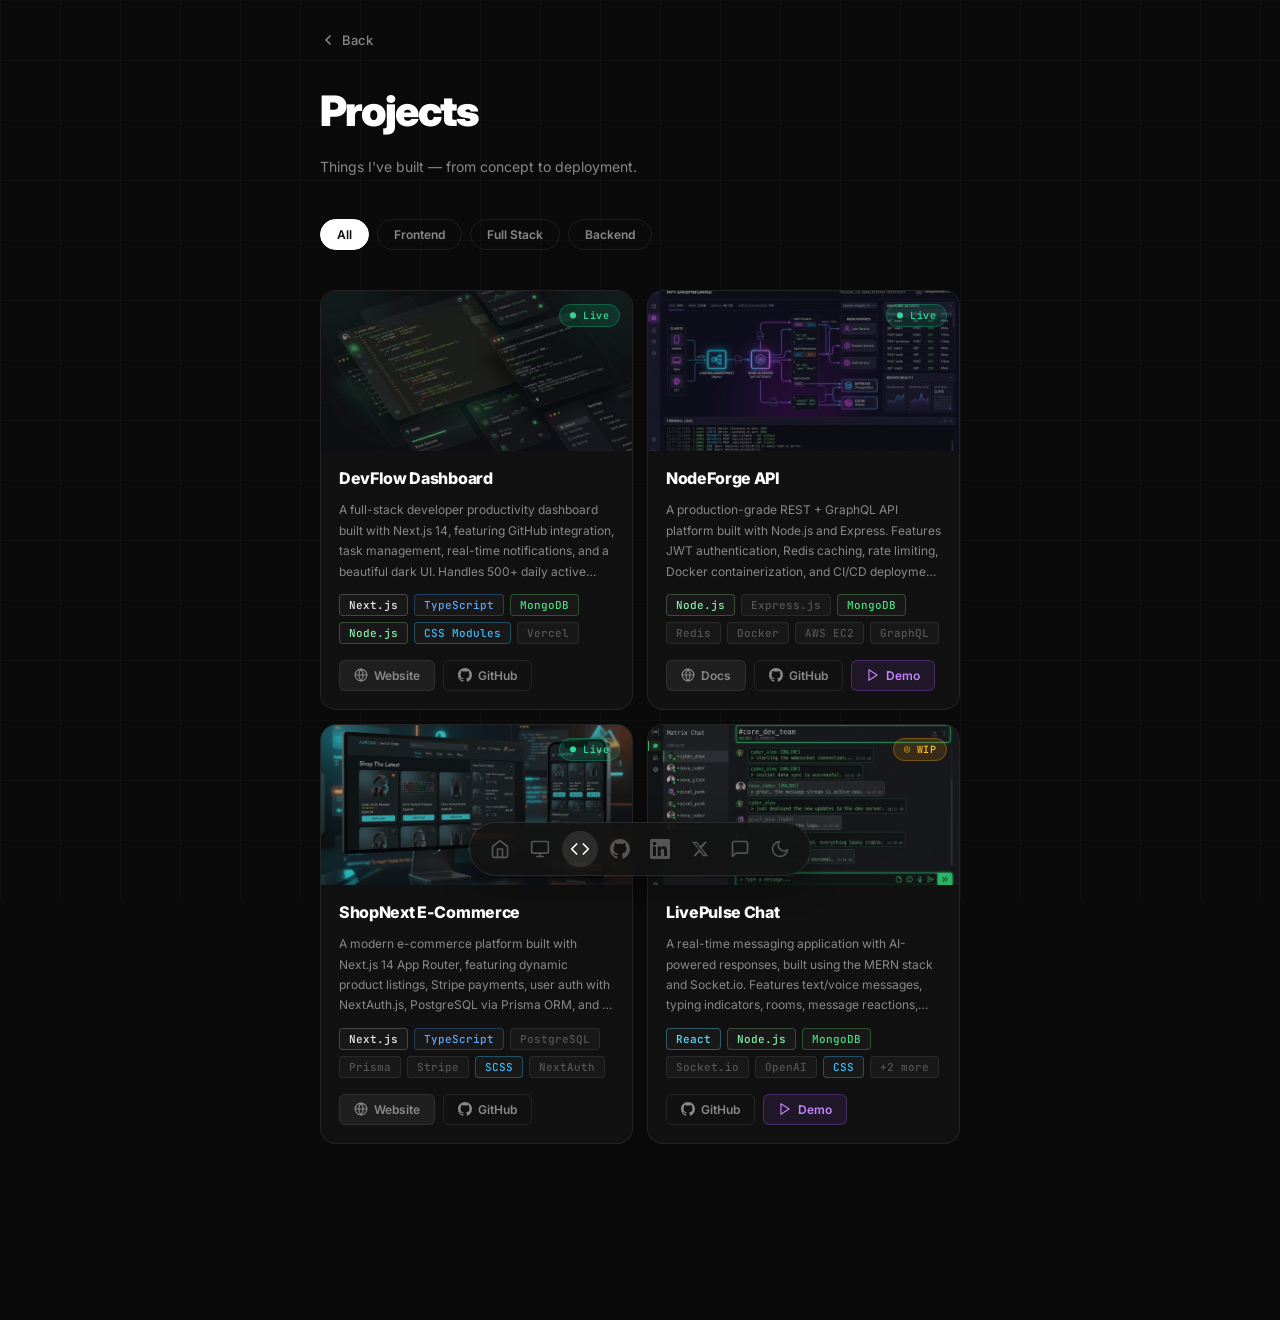
<file: projects.html>
<!DOCTYPE html>
<html lang="en">
<head>
  <meta charset="UTF-8"/>
  <meta name="viewport" content="width=device-width, initial-scale=1.0"/>
  <title>Projects – Deepam Jha</title>
  <meta name="description" content="Portfolio projects by Deepam Jha – Full Stack Developer. Web apps, APIs, and more."/>
  <link rel="preconnect" href="https://fonts.googleapis.com"/>
  <link rel="preconnect" href="https://fonts.gstatic.com" crossorigin/>
  <link href="https://fonts.googleapis.com/css2?family=Inter:wght@300;400;500;600;700;800;900&family=JetBrains+Mono:wght@400;500;600&display=swap" rel="stylesheet"/>
  <link rel="stylesheet" href="style.css"/>
  <link rel="stylesheet" href="projects.css"/>
</head>
<body>

  <div class="bg-grid"></div>

  <main class="container projects-container">

    <!-- Back -->
    <a href="index.html" class="back-link" id="back-btn">
      <svg xmlns="http://www.w3.org/2000/svg" width="16" height="16" viewBox="0 0 24 24" fill="none" stroke="currentColor" stroke-width="2.5" stroke-linecap="round" stroke-linejoin="round"><path d="m15 18-6-6 6-6"/></svg>
      Back
    </a>

    <h1 class="projects-title">Projects</h1>
    <p class="projects-sub">Things I've built — from concept to deployment.</p>

    <!-- Filter tabs -->
    <div class="filter-tabs" id="filter-tabs">
      <button class="filter-tab active" data-filter="all" id="filter-all">All</button>
      <button class="filter-tab" data-filter="frontend" id="filter-frontend">Frontend</button>
      <button class="filter-tab" data-filter="fullstack" id="filter-fullstack">Full Stack</button>
      <button class="filter-tab" data-filter="backend" id="filter-backend">Backend</button>
    </div>

    <!-- Projects Grid -->
    <div class="projects-grid" id="projects-grid">

      <!-- Project 1 -->
      <div class="project-card" data-category="fullstack" id="project-card-1">
        <div class="project-img-wrap">
          <img src="project1.jpg" alt="DevFlow Dashboard" class="project-img"/>
          <div class="project-img-overlay">
            <span class="project-status project-status-live">● Live</span>
          </div>
        </div>
        <div class="project-body">
          <h2 class="project-name">DevFlow Dashboard</h2>
          <p class="project-desc">
            A full-stack developer productivity dashboard built with Next.js 14, featuring GitHub integration, task management, real-time notifications, and a beautiful dark UI. Handles 500+ daily active users with server-side rendering and edge caching.
          </p>
          <div class="project-tags">
            <span class="ptag ptag-next">Next.js</span>
            <span class="ptag ptag-ts">TypeScript</span>
            <span class="ptag ptag-mongo">MongoDB</span>
            <span class="ptag ptag-node">Node.js</span>
            <span class="ptag ptag-css">CSS Modules</span>
            <span class="ptag ptag-other">Vercel</span>
          </div>
          <div class="project-links">
            <a href="#" class="plink plink-web" id="devflow-website">
              <svg xmlns="http://www.w3.org/2000/svg" width="14" height="14" viewBox="0 0 24 24" fill="none" stroke="currentColor" stroke-width="2" stroke-linecap="round" stroke-linejoin="round"><circle cx="12" cy="12" r="10"/><path d="M2 12h20M12 2a15.3 15.3 0 010 20M12 2a15.3 15.3 0 000 20"/></svg>
              Website
            </a>
            <a href="#" class="plink plink-gh" id="devflow-github">
              <svg xmlns="http://www.w3.org/2000/svg" width="14" height="14" viewBox="0 0 24 24" fill="currentColor"><path d="M12 0c-6.626 0-12 5.373-12 12 0 5.302 3.438 9.8 8.207 11.387.599.111.793-.261.793-.577v-2.234c-3.338.726-4.033-1.416-4.033-1.416-.546-1.387-1.333-1.756-1.333-1.756-1.089-.745.083-.729.083-.729 1.205.084 1.839 1.237 1.839 1.237 1.07 1.834 2.807 1.304 3.492.997.107-.775.418-1.305.762-1.604-2.665-.305-5.467-1.334-5.467-5.931 0-1.311.469-2.381 1.236-3.221-.124-.303-.535-1.524.117-3.176 0 0 1.008-.322 3.301 1.23.957-.266 1.983-.399 3.003-.404 1.02.005 2.047.138 3.006.404 2.291-1.552 3.297-1.23 3.297-1.23.653 1.653.242 2.874.118 3.176.77.84 1.235 1.911 1.235 3.221 0 4.609-2.807 5.624-5.479 5.921.43.372.823 1.102.823 2.222v3.293c0 .319.192.694.801.576 4.765-1.589 8.199-6.086 8.199-11.386 0-6.627-5.373-12-12-12z"/></svg>
              GitHub
            </a>
          </div>
        </div>
      </div>

      <!-- Project 2 -->
      <div class="project-card" data-category="backend" id="project-card-2">
        <div class="project-img-wrap">
          <img src="project2.jpg" alt="NodeForge API" class="project-img"/>
          <div class="project-img-overlay">
            <span class="project-status project-status-live">● Live</span>
          </div>
        </div>
        <div class="project-body">
          <h2 class="project-name">NodeForge API</h2>
          <p class="project-desc">
            A production-grade REST + GraphQL API platform built with Node.js and Express. Features JWT authentication, Redis caching, rate limiting, Docker containerization, and CI/CD deployment to AWS EC2. Supports 10,000+ requests per minute.
          </p>
          <div class="project-tags">
            <span class="ptag ptag-node">Node.js</span>
            <span class="ptag ptag-other">Express.js</span>
            <span class="ptag ptag-mongo">MongoDB</span>
            <span class="ptag ptag-other">Redis</span>
            <span class="ptag ptag-other">Docker</span>
            <span class="ptag ptag-other">AWS EC2</span>
            <span class="ptag ptag-other">GraphQL</span>
          </div>
          <div class="project-links">
            <a href="#" class="plink plink-web" id="nodeforge-website">
              <svg xmlns="http://www.w3.org/2000/svg" width="14" height="14" viewBox="0 0 24 24" fill="none" stroke="currentColor" stroke-width="2" stroke-linecap="round" stroke-linejoin="round"><circle cx="12" cy="12" r="10"/><path d="M2 12h20M12 2a15.3 15.3 0 010 20M12 2a15.3 15.3 0 000 20"/></svg>
              Docs
            </a>
            <a href="#" class="plink plink-gh" id="nodeforge-github">
              <svg xmlns="http://www.w3.org/2000/svg" width="14" height="14" viewBox="0 0 24 24" fill="currentColor"><path d="M12 0c-6.626 0-12 5.373-12 12 0 5.302 3.438 9.8 8.207 11.387.599.111.793-.261.793-.577v-2.234c-3.338.726-4.033-1.416-4.033-1.416-.546-1.387-1.333-1.756-1.333-1.756-1.089-.745.083-.729.083-.729 1.205.084 1.839 1.237 1.839 1.237 1.07 1.834 2.807 1.304 3.492.997.107-.775.418-1.305.762-1.604-2.665-.305-5.467-1.334-5.467-5.931 0-1.311.469-2.381 1.236-3.221-.124-.303-.535-1.524.117-3.176 0 0 1.008-.322 3.301 1.23.957-.266 1.983-.399 3.003-.404 1.02.005 2.047.138 3.006.404 2.291-1.552 3.297-1.23 3.297-1.23.653 1.653.242 2.874.118 3.176.77.84 1.235 1.911 1.235 3.221 0 4.609-2.807 5.624-5.479 5.921.43.372.823 1.102.823 2.222v3.293c0 .319.192.694.801.576 4.765-1.589 8.199-6.086 8.199-11.386 0-6.627-5.373-12-12-12z"/></svg>
              GitHub
            </a>
            <a href="#" class="plink plink-demo" id="nodeforge-demo">
              <svg xmlns="http://www.w3.org/2000/svg" width="14" height="14" viewBox="0 0 24 24" fill="none" stroke="currentColor" stroke-width="2" stroke-linecap="round" stroke-linejoin="round"><polygon points="5 3 19 12 5 21 5 3"/></svg>
              Demo
            </a>
          </div>
        </div>
      </div>

      <!-- Project 3 -->
      <div class="project-card" data-category="fullstack" id="project-card-3">
        <div class="project-img-wrap">
          <img src="project3.jpg" alt="ShopNext E-Commerce" class="project-img"/>
          <div class="project-img-overlay">
            <span class="project-status project-status-live">● Live</span>
          </div>
        </div>
        <div class="project-body">
          <h2 class="project-name">ShopNext E-Commerce</h2>
          <p class="project-desc">
            A modern e-commerce platform built with Next.js 14 App Router, featuring dynamic product listings, Stripe payments, user auth with NextAuth.js, PostgreSQL via Prisma ORM, and a responsive dark-mode UI. Optimized for Core Web Vitals.
          </p>
          <div class="project-tags">
            <span class="ptag ptag-next">Next.js</span>
            <span class="ptag ptag-ts">TypeScript</span>
            <span class="ptag ptag-other">PostgreSQL</span>
            <span class="ptag ptag-other">Prisma</span>
            <span class="ptag ptag-other">Stripe</span>
            <span class="ptag ptag-css">SCSS</span>
            <span class="ptag ptag-other">NextAuth</span>
          </div>
          <div class="project-links">
            <a href="#" class="plink plink-web" id="shopnext-website">
              <svg xmlns="http://www.w3.org/2000/svg" width="14" height="14" viewBox="0 0 24 24" fill="none" stroke="currentColor" stroke-width="2" stroke-linecap="round" stroke-linejoin="round"><circle cx="12" cy="12" r="10"/><path d="M2 12h20M12 2a15.3 15.3 0 010 20M12 2a15.3 15.3 0 000 20"/></svg>
              Website
            </a>
            <a href="#" class="plink plink-gh" id="shopnext-github">
              <svg xmlns="http://www.w3.org/2000/svg" width="14" height="14" viewBox="0 0 24 24" fill="currentColor"><path d="M12 0c-6.626 0-12 5.373-12 12 0 5.302 3.438 9.8 8.207 11.387.599.111.793-.261.793-.577v-2.234c-3.338.726-4.033-1.416-4.033-1.416-.546-1.387-1.333-1.756-1.333-1.756-1.089-.745.083-.729.083-.729 1.205.084 1.839 1.237 1.839 1.237 1.07 1.834 2.807 1.304 3.492.997.107-.775.418-1.305.762-1.604-2.665-.305-5.467-1.334-5.467-5.931 0-1.311.469-2.381 1.236-3.221-.124-.303-.535-1.524.117-3.176 0 0 1.008-.322 3.301 1.23.957-.266 1.983-.399 3.003-.404 1.02.005 2.047.138 3.006.404 2.291-1.552 3.297-1.23 3.297-1.23.653 1.653.242 2.874.118 3.176.77.84 1.235 1.911 1.235 3.221 0 4.609-2.807 5.624-5.479 5.921.43.372.823 1.102.823 2.222v3.293c0 .319.192.694.801.576 4.765-1.589 8.199-6.086 8.199-11.386 0-6.627-5.373-12-12-12z"/></svg>
              GitHub
            </a>
          </div>
        </div>
      </div>

      <!-- Project 4 -->
      <div class="project-card" data-category="fullstack" id="project-card-4">
        <div class="project-img-wrap">
          <img src="project4.jpg" alt="LivePulse Chat" class="project-img"/>
          <div class="project-img-overlay">
            <span class="project-status project-status-wip">◎ WIP</span>
          </div>
        </div>
        <div class="project-body">
          <h2 class="project-name">LivePulse Chat</h2>
          <p class="project-desc">
            A real-time messaging application with AI-powered responses, built using the MERN stack and Socket.io. Features text/voice messages, typing indicators, rooms, message reactions, and auto-suggest powered by OpenAI API. Scalable WebSocket architecture.
          </p>
          <div class="project-tags">
            <span class="ptag ptag-react">React</span>
            <span class="ptag ptag-node">Node.js</span>
            <span class="ptag ptag-mongo">MongoDB</span>
            <span class="ptag ptag-other">Socket.io</span>
            <span class="ptag ptag-other">OpenAI</span>
            <span class="ptag ptag-css">CSS</span>
            <span class="ptag ptag-other">+2 more</span>
          </div>
          <div class="project-links">
            <a href="#" class="plink plink-gh" id="livepulse-github">
              <svg xmlns="http://www.w3.org/2000/svg" width="14" height="14" viewBox="0 0 24 24" fill="currentColor"><path d="M12 0c-6.626 0-12 5.373-12 12 0 5.302 3.438 9.8 8.207 11.387.599.111.793-.261.793-.577v-2.234c-3.338.726-4.033-1.416-4.033-1.416-.546-1.387-1.333-1.756-1.333-1.756-1.089-.745.083-.729.083-.729 1.205.084 1.839 1.237 1.839 1.237 1.07 1.834 2.807 1.304 3.492.997.107-.775.418-1.305.762-1.604-2.665-.305-5.467-1.334-5.467-5.931 0-1.311.469-2.381 1.236-3.221-.124-.303-.535-1.524.117-3.176 0 0 1.008-.322 3.301 1.23.957-.266 1.983-.399 3.003-.404 1.02.005 2.047.138 3.006.404 2.291-1.552 3.297-1.23 3.297-1.23.653 1.653.242 2.874.118 3.176.77.84 1.235 1.911 1.235 3.221 0 4.609-2.807 5.624-5.479 5.921.43.372.823 1.102.823 2.222v3.293c0 .319.192.694.801.576 4.765-1.589 8.199-6.086 8.199-11.386 0-6.627-5.373-12-12-12z"/></svg>
              GitHub
            </a>
            <a href="#" class="plink plink-demo" id="livepulse-demo">
              <svg xmlns="http://www.w3.org/2000/svg" width="14" height="14" viewBox="0 0 24 24" fill="none" stroke="currentColor" stroke-width="2" stroke-linecap="round" stroke-linejoin="round"><polygon points="5 3 19 12 5 21 5 3"/></svg>
              Demo
            </a>
          </div>
        </div>
      </div>

    </div>

    <div class="footer-spacer"></div>
  </main>

  <!-- Bottom Nav -->
  <nav class="bottom-nav" id="bottom-nav">
    <a href="index.html#home" class="nav-item" id="nav-home" title="Home">
      <svg xmlns="http://www.w3.org/2000/svg" width="20" height="20" viewBox="0 0 24 24" fill="none" stroke="currentColor" stroke-width="2" stroke-linecap="round" stroke-linejoin="round"><path d="m3 9 9-7 9 7v11a2 2 0 0 1-2 2H5a2 2 0 0 1-2-2z"/><polyline points="9 22 9 12 15 12 15 22"/></svg>
    </a>
    <a href="index.html#skills" class="nav-item" id="nav-skills" title="Skills">
      <svg xmlns="http://www.w3.org/2000/svg" width="20" height="20" viewBox="0 0 24 24" fill="none" stroke="currentColor" stroke-width="2" stroke-linecap="round" stroke-linejoin="round"><rect x="2" y="3" width="20" height="14" rx="2"/><path d="M8 21h8M12 17v4"/></svg>
    </a>
    <a href="projects.html" class="nav-item active" id="nav-projects" title="Projects">
      <svg xmlns="http://www.w3.org/2000/svg" width="20" height="20" viewBox="0 0 24 24" fill="none" stroke="currentColor" stroke-width="2" stroke-linecap="round" stroke-linejoin="round"><polyline points="16 18 22 12 16 6"/><polyline points="8 6 2 12 8 18"/></svg>
    </a>
    <a href="https://github.com/deepamjha" target="_blank" class="nav-item" id="nav-github" title="GitHub">
      <svg xmlns="http://www.w3.org/2000/svg" width="20" height="20" viewBox="0 0 24 24" fill="currentColor"><path d="M12 0c-6.626 0-12 5.373-12 12 0 5.302 3.438 9.8 8.207 11.387.599.111.793-.261.793-.577v-2.234c-3.338.726-4.033-1.416-4.033-1.416-.546-1.387-1.333-1.756-1.333-1.756-1.089-.745.083-.729.083-.729 1.205.084 1.839 1.237 1.839 1.237 1.07 1.834 2.807 1.304 3.492.997.107-.775.418-1.305.762-1.604-2.665-.305-5.467-1.334-5.467-5.931 0-1.311.469-2.381 1.236-3.221-.124-.303-.535-1.524.117-3.176 0 0 1.008-.322 3.301 1.23.957-.266 1.983-.399 3.003-.404 1.02.005 2.047.138 3.006.404 2.291-1.552 3.297-1.23 3.297-1.23.653 1.653.242 2.874.118 3.176.77.84 1.235 1.911 1.235 3.221 0 4.609-2.807 5.624-5.479 5.921.43.372.823 1.102.823 2.222v3.293c0 .319.192.694.801.576 4.765-1.589 8.199-6.086 8.199-11.386 0-6.627-5.373-12-12-12z"/></svg>
    </a>
    <a href="https://linkedin.com/in/deepamjha" target="_blank" class="nav-item" id="nav-linkedin" title="LinkedIn">
      <svg xmlns="http://www.w3.org/2000/svg" width="20" height="20" viewBox="0 0 24 24" fill="currentColor"><path d="M20.447 20.452h-3.554v-5.569c0-1.328-.027-3.037-1.852-3.037-1.853 0-2.136 1.445-2.136 2.939v5.667H9.351V9h3.414v1.561h.046c.477-.9 1.637-1.85 3.37-1.85 3.601 0 4.267 2.37 4.267 5.455v6.286zM5.337 7.433c-1.144 0-2.063-.926-2.063-2.065 0-1.138.92-2.063 2.063-2.063 1.14 0 2.064.925 2.064 2.063 0 1.139-.925 2.065-2.064 2.065zm1.782 13.019H3.555V9h3.564v11.452zM22.225 0H1.771C.792 0 0 .774 0 1.729v20.542C0 23.227.792 24 1.771 24h20.451C23.2 24 24 23.227 24 22.271V1.729C24 .774 23.2 0 22.222 0h.003z"/></svg>
    </a>
    <a href="https://twitter.com/deepamjha" target="_blank" class="nav-item" id="nav-twitter" title="Twitter / X">
      <svg xmlns="http://www.w3.org/2000/svg" width="18" height="18" viewBox="0 0 24 24" fill="currentColor"><path d="M18.244 2.25h3.308l-7.227 8.26 8.502 11.24H16.17l-4.714-6.231-5.401 6.231H2.746l7.73-8.835L1.254 2.25H8.08l4.259 5.632zm-1.161 17.52h1.833L7.084 4.126H5.117z"/></svg>
    </a>
    <a href="index.html#contact" class="nav-item" id="nav-contact" title="Contact">
      <svg xmlns="http://www.w3.org/2000/svg" width="20" height="20" viewBox="0 0 24 24" fill="none" stroke="currentColor" stroke-width="2" stroke-linecap="round" stroke-linejoin="round"><path d="M21 15a2 2 0 0 1-2 2H7l-4 4V5a2 2 0 0 1 2-2h14a2 2 0 0 1 2 2z"/></svg>
    </a>
    <button class="nav-item nav-theme" id="theme-toggle" title="Toggle Theme" onclick="toggleTheme()">
      <svg xmlns="http://www.w3.org/2000/svg" width="20" height="20" viewBox="0 0 24 24" fill="none" stroke="currentColor" stroke-width="2" stroke-linecap="round" stroke-linejoin="round"><path d="M21 12.79A9 9 0 1 1 11.21 3 7 7 0 0 0 21 12.79z"/></svg>
    </button>
  </nav>

  <script src="main.js"></script>
  <script src="projects.js"></script>
</body>
</html>
</file>
<file: style.css>
/* ===========================
   DEEPAM JHA PORTFOLIO – CSS
   =========================== */

@import url('https://fonts.googleapis.com/css2?family=Inter:wght@300;400;500;600;700;800;900&family=JetBrains+Mono:wght@400;500;600&display=swap');

/* ── CSS Variables ── */
:root {
  --bg: #0a0a0a;
  --bg-card: #111111;
  --bg-card-hover: #161616;
  --border: rgba(255,255,255,0.08);
  --border-dashed: rgba(255,255,255,0.1);
  --text: #ffffff;
  --text-muted: #888888;
  --text-dim: #555555;
  --accent: #ffffff;
  --accent-glow: rgba(255,255,255,0.08);
  --nav-bg: rgba(18,18,18,0.85);
  --nav-border: rgba(255,255,255,0.1);
  --radius: 16px;
  --radius-sm: 8px;
  --transition: 0.2s ease;
}

[data-theme="light"] {
  --bg: #f5f5f0;
  --bg-card: #ffffff;
  --bg-card-hover: #fafafa;
  --border: rgba(0,0,0,0.08);
  --border-dashed: rgba(0,0,0,0.1);
  --text: #0a0a0a;
  --text-muted: #666666;
  --text-dim: #999999;
  --nav-bg: rgba(255,255,255,0.85);
  --nav-border: rgba(0,0,0,0.1);
  --accent-glow: rgba(0,0,0,0.04);
}

/* ── Reset & Base ── */
*, *::before, *::after {
  box-sizing: border-box;
  margin: 0;
  padding: 0;
}

html {
  scroll-behavior: smooth;
}

body {
  font-family: 'Inter', sans-serif;
  background: var(--bg);
  color: var(--text);
  min-height: 100vh;
  overflow-x: hidden;
  transition: background 0.3s ease, color 0.3s ease;
}

/* ── Background Grid ── */
.bg-grid {
  position: fixed;
  inset: 0;
  background-image:
    linear-gradient(rgba(255,255,255,0.025) 1px, transparent 1px),
    linear-gradient(90deg, rgba(255,255,255,0.025) 1px, transparent 1px);
  background-size: 60px 60px;
  z-index: 0;
  pointer-events: none;
  transition: background-image 0.3s ease;
}

[data-theme="light"] .bg-grid {
  background-image:
    linear-gradient(rgba(0,0,0,0.04) 1px, transparent 1px),
    linear-gradient(90deg, rgba(0,0,0,0.04) 1px, transparent 1px);
}

/* ── Layout Container ── */
.container {
  position: relative;
  z-index: 1;
  max-width: 680px;
  margin: 0 auto;
  padding: 40px 20px 140px;
  display: flex;
  flex-direction: column;
  gap: 16px;
}

/* ── Cards ── */
.card {
  background: var(--bg-card);
  border: 1px dashed var(--border-dashed);
  border-radius: var(--radius);
  padding: 28px;
  transition: background var(--transition), border-color var(--transition);
}

.card:hover {
  background: var(--bg-card-hover);
}

/* ── Section Labels ── */
.section-label {
  display: inline-block;
  font-size: 14px;
  font-weight: 600;
  color: var(--text-muted);
  letter-spacing: 0.02em;
  margin-bottom: 16px;
}

/* ── Divider ── */
.divider {
  height: 1px;
  background: var(--border);
  margin: 24px 0;
}

/* ─────────────────────────────
   HERO SECTION
───────────────────────────── */
.hero-section {}

.hero-top {
  display: flex;
  align-items: center;
  gap: 16px;
  margin-bottom: 20px;
}

.avatar-wrap {
  position: relative;
  flex-shrink: 0;
}

.avatar {
  width: 72px;
  height: 72px;
  border-radius: 12px;
  object-fit: cover;
  display: block;
  border: 2px solid var(--border);
}

.avatar-ring {
  position: absolute;
  inset: -4px;
  border-radius: 14px;
  border: 1px dashed var(--border-dashed);
  pointer-events: none;
  animation: spin-slow 20s linear infinite;
}

@keyframes spin-slow {
  to { transform: rotate(360deg); }
}

.hero-info {}

.hero-name {
  font-size: 22px;
  font-weight: 800;
  letter-spacing: -0.03em;
  line-height: 1.2;
  margin-bottom: 4px;
}

.hero-role {
  font-size: 13px;
  color: var(--text-muted);
  font-family: 'JetBrains Mono', monospace;
}

.hero-bio {
  display: flex;
  flex-direction: column;
  gap: 8px;
}

.hero-bio p {
  font-size: 14px;
  color: var(--text-muted);
  line-height: 1.6;
}

.hero-bio strong {
  color: var(--text);
  font-weight: 600;
}

.badge-inline {
  display: inline-block;
  padding: 2px 8px;
  background: rgba(255,255,255,0.08);
  border: 1px solid rgba(255,255,255,0.12);
  border-radius: 4px;
  font-size: 12px;
  font-family: 'JetBrains Mono', monospace;
  color: var(--text);
  font-weight: 500;
}

.badge-purple {
  background: rgba(162,89,255,0.12);
  border-color: rgba(162,89,255,0.25);
  color: #c084fc;
}

/* ─────────────────────────────
   SKILLS
───────────────────────────── */
.skills-section {}

.skills-header {
  display: flex;
  align-items: center;
  justify-content: space-between;
  margin-bottom: 14px;
}

.skills-drag-hint {
  display: flex;
  align-items: center;
  gap: 4px;
  font-size: 11px;
  color: var(--text-dim);
  font-family: 'JetBrains Mono', monospace;
  font-style: italic;
  opacity: 0.7;
  animation: hint-pulse 2.5s ease-in-out infinite;
}

@keyframes hint-pulse {
  0%, 100% { opacity: 0.5; }
  50% { opacity: 1; }
}

.skills-grid {
  display: flex;
  flex-wrap: wrap;
  gap: 8px;
  position: relative;
  min-height: 32px;
}

/* ── Drag-and-drop ── */
.skill-tag {
  display: inline-flex;
  align-items: center;
  gap: 6px;
  padding: 5px 12px;
  border-radius: 6px;
  font-size: 12px;
  font-weight: 500;
  background: rgba(255,255,255,0.04);
  border: 1px solid var(--border);
  color: var(--text-muted);
  cursor: grab;
  transition: transform 0.18s ease, background 0.18s ease, border-color 0.18s ease, box-shadow 0.18s ease, opacity 0.18s ease;
  user-select: none;
  touch-action: none;
  position: relative;
}

.skill-tag:hover {
  transform: translateY(-2px) scale(1.02);
  background: rgba(255,255,255,0.08);
  border-color: rgba(255,255,255,0.22);
  box-shadow: 0 6px 18px rgba(0,0,0,0.35);
  color: var(--text);
}

.skill-tag:active,
.skill-tag.dragging {
  cursor: grabbing;
  opacity: 0.35;
  transform: scale(0.95);
  border-style: dashed;
  box-shadow: none;
}

/* Drop placeholder slot */
.skill-tag.drag-over-before::before,
.skill-tag.drag-over-after::after {
  content: '';
  display: block;
  width: 3px;
  height: 100%;
  background: rgba(255,255,255,0.6);
  border-radius: 2px;
  position: absolute;
  top: 0;
  animation: slot-flash 0.3s ease;
}

.skill-tag.drag-over-before::before { left: -6px; }
.skill-tag.drag-over-after::after  { right: -6px; }

@keyframes slot-flash {
  from { opacity: 0; transform: scaleY(0.4); }
  to   { opacity: 1; transform: scaleY(1); }
}

/* Floating drag ghost */
.skill-drag-ghost {
  position: fixed;
  z-index: 9999;
  pointer-events: none;
  display: inline-flex;
  align-items: center;
  gap: 6px;
  padding: 6px 14px;
  border-radius: 8px;
  font-size: 12px;
  font-weight: 600;
  background: rgba(30,30,30,0.96);
  border: 1.5px solid rgba(255,255,255,0.35);
  color: #fff;
  box-shadow: 0 12px 40px rgba(0,0,0,0.6), 0 0 0 1px rgba(255,255,255,0.08);
  transform: rotate(-3deg) scale(1.08);
  backdrop-filter: blur(12px);
  -webkit-backdrop-filter: blur(12px);
  font-family: 'Inter', sans-serif;
  white-space: nowrap;
  transition: transform 0.05s ease;
}

/* ── Skill Icons ── */
.skill-icon {
  width: 14px;
  height: 14px;
  object-fit: contain;
  display: block;
  flex-shrink: 0;
}

.skill-icon-invert {
  filter: invert(1) brightness(1.2);
}

.skill-icon-text {
  display: inline-flex;
  align-items: center;
  justify-content: center;
  width: 14px;
  height: 14px;
  flex-shrink: 0;
  line-height: 1;
}

/* ─────────────────────────────
   PROJECTS
───────────────────────────── */
.exp-section {}

.exp-list {
  display: flex;
  flex-direction: column;
  gap: 20px;
}

.exp-item {
  display: flex;
  gap: 14px;
  padding-bottom: 20px;
  border-bottom: 1px solid var(--border);
  animation: fade-in-up 0.5s ease both;
}

.exp-item:last-child {
  border-bottom: none;
  padding-bottom: 0;
}

.exp-logo {
  width: 40px;
  height: 40px;
  border-radius: 10px;
  background: linear-gradient(135deg, #2a2a2a, #1a1a1a);
  border: 1px solid var(--border);
  display: flex;
  align-items: center;
  justify-content: center;
  flex-shrink: 0;
}

.exp-logo-text {
  font-size: 14px;
  font-weight: 700;
  color: var(--text);
}

.exp-details {
  flex: 1;
  min-width: 0;
}

.exp-header {
  display: flex;
  align-items: center;
  gap: 8px;
  margin-bottom: 3px;
}

.exp-company {
  font-size: 14px;
  font-weight: 700;
  color: var(--text);
}

.exp-type {
  font-size: 10px;
  padding: 2px 7px;
  border-radius: 4px;
  background: rgba(255,255,255,0.06);
  border: 1px solid var(--border);
  color: var(--text-muted);
  font-weight: 500;
}

.exp-role {
  font-size: 12px;
  color: var(--text-muted);
  margin-bottom: 6px;
}

.exp-desc {
  font-size: 13px;
  color: var(--text-dim);
  line-height: 1.6;
  margin-bottom: 6px;
}

.exp-date {
  font-size: 11px;
  color: var(--text-dim);
  font-family: 'JetBrains Mono', monospace;
}

/* ── Project tech tags ── */
.exp-tags {
  display: flex;
  flex-wrap: wrap;
  gap: 5px;
  margin: 6px 0 8px;
}

.exp-tag {
  font-size: 10.5px;
  font-weight: 500;
  padding: 2px 8px;
  border-radius: 4px;
  background: rgba(255,255,255,0.05);
  border: 1px solid rgba(255,255,255,0.1);
  color: var(--text-dim);
  font-family: 'JetBrains Mono', monospace;
  transition: background 0.15s ease, color 0.15s ease;
}

.exp-tag:hover {
  background: rgba(255,255,255,0.09);
  color: var(--text-muted);
}

/* ── Bullet list ── */
.exp-bullets {
  list-style: none;
  padding: 0;
  margin: 0;
  display: flex;
  flex-direction: column;
  gap: 4px;
}

.exp-bullets li {
  font-size: 12.5px;
  color: var(--text-dim);
  line-height: 1.55;
  padding-left: 14px;
  position: relative;
}

.exp-bullets li::before {
  content: '•';
  position: absolute;
  left: 0;
  color: rgba(255,255,255,0.2);
  font-size: 13px;
  line-height: 1.4;
}

/* ── Live badge ── */
.exp-type-live {
  color: #34d399 !important;
  background: rgba(52,211,153,0.1) !important;
  border-color: rgba(52,211,153,0.3) !important;
}

/* ─────────────────────────────
   PROOF OF WORK
───────────────────────────── */
.proof-section {
  display: flex;
  flex-direction: column;
  gap: 20px;
}

.proof-header {
  text-align: center;
  padding: 8px 0;
}

.proof-title {
  font-size: 28px;
  font-weight: 900;
  letter-spacing: -0.04em;
  margin-bottom: 8px;
}

.proof-sub {
  font-size: 13px;
  color: var(--text-muted);
}

.proof-sub em {
  font-style: normal;
}

.proof-sub strong {
  color: var(--text);
}

.proof-grid {
  display: flex;
  flex-direction: column;
  gap: 12px;
}

.proof-card {
  position: relative;
  border-radius: var(--radius);
  overflow: hidden;
  border: 1px solid var(--border);
  display: block;
  text-decoration: none;
  cursor: pointer;
  transition: transform 0.25s ease, box-shadow 0.25s ease, border-color 0.25s ease;
  min-height: 180px;
}

.proof-card:hover {
  transform: translateY(-3px);
  box-shadow: 0 16px 40px rgba(0,0,0,0.5);
  border-color: rgba(255,255,255,0.2);
}

.proof-img {
  width: 100%;
  height: 100%;
  object-fit: cover;
  position: absolute;
  inset: 0;
  opacity: 0.4;
  transition: opacity 0.25s ease;
}

.proof-card:hover .proof-img {
  opacity: 0.5;
}

.proof-card-content {
  position: relative;
  z-index: 1;
  padding: 24px 28px;
  background: linear-gradient(to right, rgba(0,0,0,0.9) 50%, transparent);
  min-height: 180px;
  display: flex;
  flex-direction: column;
  justify-content: flex-end;
}

.proof-card-content-right {
  background: linear-gradient(to left, rgba(0,0,0,0.9) 50%, transparent);
  align-items: flex-end;
  text-align: right;
}

.proof-card-title {
  font-size: 26px;
  font-weight: 900;
  letter-spacing: -0.03em;
  color: #fff;
  display: flex;
  align-items: center;
  gap: 8px;
  margin-bottom: 6px;
}

.proof-card-content-right .proof-card-title {
  flex-direction: row-reverse;
}

.proof-card-desc {
  font-size: 12px;
  color: rgba(255,255,255,0.65);
  line-height: 1.5;
  max-width: 260px;
}

/* ─────────────────────────────
   HIRE ME
───────────────────────────── */
.hire-section {}

.hire-text {
  font-size: 14px;
  color: var(--text-muted);
  line-height: 1.7;
  margin-bottom: 24px;
}

.hire-text strong {
  color: var(--text);
  font-weight: 600;
}

/* ── Flowchart ── */
.flowchart-wrap {
  background: rgba(255,255,255,0.02);
  border: 1px dashed var(--border-dashed);
  border-radius: var(--radius);
  padding: 24px 20px;
}

.flowchart-title {
  font-size: 13px;
  font-weight: 700;
  color: var(--text-muted);
  text-align: center;
  letter-spacing: 0.04em;
  text-transform: uppercase;
  margin-bottom: 20px;
  font-family: 'JetBrains Mono', monospace;
}

.flowchart {
  display: flex;
  flex-direction: column;
  align-items: center;
  gap: 0;
}

/* ── Flow arrow ── */
.flow-arrow {
  font-size: 14px;
  color: var(--text-dim);
  line-height: 1;
  margin: 4px 0;
  opacity: 0.6;
}

/* ── Single step ── */
.flow-step {
  animation: fade-in-up 0.4s ease calc(var(--delay, 0s)) both;
}

/* ── Node box ── */
.flow-node {
  display: inline-flex;
  align-items: center;
  gap: 8px;
  padding: 9px 18px;
  border-radius: 8px;
  border: 1px solid rgba(255,255,255,0.12);
  background: rgba(255,255,255,0.04);
  font-size: 13px;
  font-weight: 600;
  color: var(--text);
  white-space: nowrap;
  transition: border-color 0.2s ease, background 0.2s ease, transform 0.2s ease;
  cursor: default;
}

.flow-node:hover {
  border-color: rgba(255,255,255,0.28);
  background: rgba(255,255,255,0.08);
  transform: translateY(-1px);
}

.flow-node-sm {
  font-size: 12px;
  padding: 7px 14px;
}

/* Highlighted node (Deployment) */
.flow-node-highlight {
  border-color: rgba(99,252,173,0.45);
  background: rgba(99,252,173,0.06);
  color: #6fffad;
  box-shadow: 0 0 18px rgba(99,252,173,0.1);
}

.flow-node-highlight:hover {
  border-color: rgba(99,252,173,0.7);
  background: rgba(99,252,173,0.12);
  box-shadow: 0 0 28px rgba(99,252,173,0.2);
}

.flow-icon {
  font-size: 15px;
  line-height: 1;
}

.flow-label {}

/* ── Horizontal row of nodes ── */
.flow-row {
  display: flex;
  align-items: center;
  gap: 0;
  flex-wrap: wrap;
  justify-content: center;
}

.flow-row-connector {
  width: 24px;
  height: 1px;
  background: rgba(255,255,255,0.18);
  flex-shrink: 0;
}

.flow-row .flow-step {
  /* no extra margins needed */
}



/* ─────────────────────────────
   EDUCATION
───────────────────────────── */
.edu-section {}

.edu-list {
  display: flex;
  flex-direction: column;
  gap: 0;
}

.edu-item {
  display: flex;
  align-items: center;
  gap: 14px;
  padding: 16px 0;
  border-bottom: 1px solid var(--border);
}

.edu-item:last-child {
  border-bottom: none;
}

.edu-logo {
  width: 44px;
  height: 44px;
  border-radius: 10px;
  background: linear-gradient(135deg, #1e1e1e, #2a2a2a);
  border: 1px solid var(--border);
  display: flex;
  align-items: center;
  justify-content: center;
  flex-shrink: 0;
  overflow: hidden;
}

.edu-logo-plain {
  background: linear-gradient(135deg, #2a2a4a, #1a1a3a);
}

.edu-img {
  width: 100%;
  height: 100%;
  object-fit: cover;
}

.edu-fallback {
  font-size: 16px;
  font-weight: 800;
  color: var(--text);
}

.edu-details {
  flex: 1;
  min-width: 0;
}

.edu-name {
  font-size: 13px;
  font-weight: 700;
  color: var(--text);
  margin-bottom: 3px;
  line-height: 1.3;
}

.edu-desc {
  font-size: 12px;
  color: var(--text-muted);
}

.edu-date {
  font-size: 11px;
  color: var(--text-dim);
  font-family: 'JetBrains Mono', monospace;
  white-space: nowrap;
}

/* ─────────────────────────────
   CONTACT
───────────────────────────── */
.contact-section {
  text-align: center;
}

.contact-sub {
  font-size: 14px;
  color: var(--text-muted);
  margin-bottom: 20px;
  line-height: 1.6;
}

.contact-methods {
  display: flex;
  flex-wrap: wrap;
  gap: 10px;
  justify-content: center;
}

.contact-btn {
  display: inline-flex;
  align-items: center;
  gap: 8px;
  padding: 10px 18px;
  border-radius: 8px;
  border: 1px solid var(--border);
  background: rgba(255,255,255,0.04);
  color: var(--text-muted);
  font-size: 13px;
  font-weight: 500;
  text-decoration: none;
  transition: all var(--transition);
}

.contact-btn:hover {
  border-color: rgba(255,255,255,0.25);
  color: var(--text);
  background: rgba(255,255,255,0.08);
  transform: translateY(-2px);
}

/* ─────────────────────────────
   BOTTOM NAV
───────────────────────────── */
.bottom-nav {
  position: fixed;
  bottom: 24px;
  left: 0;
  right: 0;
  margin: 0 auto;
  width: fit-content;
  z-index: 100;
  display: flex;
  align-items: center;
  gap: 4px;
  padding: 8px 12px;
  background: var(--nav-bg);
  border: 1px solid var(--nav-border);
  border-radius: 50px;
  backdrop-filter: blur(20px);
  -webkit-backdrop-filter: blur(20px);
  box-shadow: 0 8px 32px rgba(0,0,0,0.4);
  transition: background 0.3s ease, border-color 0.3s ease;
  white-space: nowrap;
}

.nav-item {
  width: 36px;
  height: 36px;
  border-radius: 50%;
  display: flex;
  align-items: center;
  justify-content: center;
  color: var(--text-dim);
  text-decoration: none;
  cursor: pointer;
  background: transparent;
  border: none;
  font-size: 0;
  transition: color var(--transition), background var(--transition), transform var(--transition);
  position: relative;
}

.nav-item:hover {
  color: var(--text);
  background: rgba(255,255,255,0.08);
  transform: translateY(-2px);
}

.nav-item.active {
  color: var(--text);
  background: rgba(255,255,255,0.1);
}

.nav-item svg {
  display: block;
}

/* Tooltip */
.nav-item::after {
  content: attr(title);
  position: absolute;
  bottom: calc(100% + 8px);
  left: 50%;
  transform: translateX(-50%);
  background: rgba(30,30,30,0.95);
  color: #fff;
  font-size: 11px;
  font-weight: 500;
  padding: 4px 8px;
  border-radius: 5px;
  white-space: nowrap;
  pointer-events: none;
  opacity: 0;
  transition: opacity 0.15s ease, transform 0.15s ease;
  transform: translateX(-50%) translateY(4px);
  font-family: 'Inter', sans-serif;
  border: 1px solid rgba(255,255,255,0.1);
}

.nav-item:hover::after {
  opacity: 1;
  transform: translateX(-50%) translateY(0);
}

/* ─────────────────────────────
   FOOTER SPACER
───────────────────────────── */
.footer-spacer {
  height: 20px;
}

/* ─────────────────────────────
   ANIMATIONS
───────────────────────────── */
@keyframes fade-in-up {
  from { opacity: 0; transform: translateY(16px); }
  to   { opacity: 1; transform: translateY(0); }
}

.card {
  animation: fade-in-up 0.5s ease both;
}
.card:nth-child(1) { animation-delay: 0.05s; }
.card:nth-child(2) { animation-delay: 0.12s; }
.card:nth-child(3) { animation-delay: 0.18s; }
.card:nth-child(4) { animation-delay: 0.24s; }
.card:nth-child(5) { animation-delay: 0.3s; }

/* ─────────────────────────────
   RESPONSIVE – 768px (Tablet)
───────────────────────────── */
@media (max-width: 768px) {
  /* Container */
  .container {
    padding: 28px 16px 130px;
    gap: 14px;
  }

  /* Hero */
  .hero-top {
    gap: 14px;
  }

  .hero-name {
    font-size: 20px;
  }

  .hero-bio p {
    font-size: 13px;
  }

  /* Skills */
  .skills-grid {
    gap: 7px;
  }

  .skill-tag {
    font-size: 11.5px;
    padding: 5px 10px;
  }

  /* Proof of Work */
  .proof-title {
    font-size: 24px;
  }

  .proof-card {
    min-height: 160px;
  }

  .proof-card-title {
    font-size: 22px;
  }

  .proof-card-desc {
    font-size: 11.5px;
  }

  /* Flowchart */
  .flowchart-wrap {
    padding: 18px 14px;
  }

  .flow-node {
    font-size: 12px;
    padding: 8px 14px;
  }

  .flow-node-sm {
    font-size: 11px;
    padding: 6px 11px;
  }

  .flow-row-connector {
    width: 16px;
  }

  /* Education */
  .edu-name {
    font-size: 12px;
  }

  /* Contact */
  .contact-methods {
    flex-direction: column;
    align-items: stretch;
  }

  .contact-btn {
    justify-content: center;
  }

  /* Bottom nav */
  .bottom-nav {
    gap: 2px;
    padding: 7px 10px;
  }

  .nav-item {
    width: 34px;
    height: 34px;
  }
}

/* ─────────────────────────────
   RESPONSIVE – 480px (Mobile)
───────────────────────────── */
@media (max-width: 480px) {
  /* Container */
  .container {
    padding: 16px 12px 120px;
    gap: 12px;
  }

  /* Card */
  .card {
    padding: 18px 16px;
    border-radius: 12px;
  }

  /* Hero */
  .hero-top {
    gap: 12px;
    flex-wrap: wrap;
  }

  .avatar {
    width: 60px;
    height: 60px;
  }

  .hero-name {
    font-size: 18px;
  }

  .hero-role {
    font-size: 12px;
  }

  .hero-bio p {
    font-size: 13px;
  }

  .badge-inline {
    font-size: 11px;
    padding: 2px 6px;
  }

  /* Divider */
  .divider {
    margin: 18px 0;
  }

  /* Skills */
  .skills-grid {
    gap: 6px;
  }

  .skill-tag {
    font-size: 11px;
    padding: 4px 9px;
    gap: 5px;
  }

  .skill-icon {
    width: 12px;
    height: 12px;
  }

  .skill-icon-text {
    width: 12px;
    height: 12px;
    font-size: 9px !important;
  }

  /* Experience */
  .exp-item {
    gap: 10px;
  }

  .exp-logo {
    width: 36px;
    height: 36px;
    border-radius: 8px;
    flex-shrink: 0;
  }

  .exp-company {
    font-size: 13px;
  }

  .exp-desc {
    font-size: 12px;
  }

  /* Proof of Work */
  .proof-title {
    font-size: 22px;
  }

  .proof-sub {
    font-size: 12px;
  }

  .proof-card {
    min-height: 140px;
  }

  .proof-card-content {
    padding: 16px 18px;
    min-height: 140px;
  }

  .proof-card-title {
    font-size: 18px;
    gap: 6px;
  }

  .proof-card-title svg {
    width: 16px;
    height: 16px;
  }

  .proof-card-desc {
    font-size: 11px;
    max-width: 100%;
  }

  /* Hire Me / Flowchart */
  .hire-text {
    font-size: 13px;
    margin-bottom: 18px;
  }

  .flowchart-wrap {
    padding: 16px 10px;
  }

  .flowchart-title {
    font-size: 11px;
    margin-bottom: 16px;
  }

  .flow-node {
    font-size: 11.5px;
    padding: 7px 12px;
    gap: 6px;
  }

  .flow-node-sm {
    font-size: 10.5px;
    padding: 6px 10px;
    gap: 5px;
  }

  .flow-icon {
    font-size: 13px;
  }

  .flow-row {
    flex-wrap: wrap;
    gap: 4px;
  }

  .flow-row-connector {
    display: none;
  }

  .flow-row .flow-step {
    flex: 0 0 auto;
  }

  .flow-arrow {
    font-size: 13px;
    margin: 2px 0;
  }

  /* Education */
  .edu-item {
    gap: 10px;
  }

  .edu-logo {
    width: 38px;
    height: 38px;
    flex-shrink: 0;
    border-radius: 8px;
  }

  .edu-name {
    font-size: 12px;
    line-height: 1.4;
  }

  .edu-desc {
    font-size: 11px;
  }

  .edu-date {
    font-size: 10px;
    white-space: nowrap;
  }

  /* Section labels */
  .section-label {
    font-size: 13px;
    margin-bottom: 12px;
  }

  /* Contact */
  .contact-section {
    text-align: left;
  }

  .contact-sub {
    font-size: 13px;
  }

  .contact-methods {
    flex-direction: column;
    align-items: stretch;
    gap: 8px;
  }

  .contact-btn {
    padding: 10px 16px;
    font-size: 13px;
    justify-content: flex-start;
  }

  /* Bottom nav — compact */
  .bottom-nav {
    bottom: 10px;
    gap: 1px;
    padding: 5px 7px;
    border-radius: 40px;
  }

  .nav-item {
    width: 30px;
    height: 30px;
  }

  .nav-item svg {
    width: 17px;
    height: 17px;
  }

  /* Hide tooltips on mobile */
  .nav-item::after {
    display: none;
  }
}

/* ─────────────────────────────
   RESPONSIVE – 360px (Small phones)
───────────────────────────── */
@media (max-width: 360px) {
  .container {
    padding: 12px 10px 110px;
  }

  .card {
    padding: 14px 12px;
  }

  .hero-name {
    font-size: 16px;
  }

  .proof-card-title {
    font-size: 16px;
  }

  .flow-node {
    font-size: 10.5px;
    padding: 6px 10px;
  }

  .bottom-nav {
    gap: 0;
    padding: 4px 5px;
  }

  .nav-item {
    width: 27px;
    height: 27px;
  }

  .nav-item svg {
    width: 15px;
    height: 15px;
  }
}

/* ─────────────────────────────
   SCROLLBAR
───────────────────────────── */
::-webkit-scrollbar {
  width: 4px;
}
::-webkit-scrollbar-track {
  background: transparent;
}
::-webkit-scrollbar-thumb {
  background: rgba(255,255,255,0.1);
  border-radius: 4px;
}
::-webkit-scrollbar-thumb:hover {
  background: rgba(255,255,255,0.2);
}
</file>
<file: projects.css>
/* ===========================
   PROJECTS PAGE – projects.css
   =========================== */

.projects-container {
  padding-top: 32px;
}

/* ── Back Link ── */
.back-link {
  display: inline-flex;
  align-items: center;
  gap: 6px;
  font-size: 13px;
  font-weight: 500;
  color: var(--text-muted);
  text-decoration: none;
  margin-bottom: 24px;
  transition: color var(--transition), gap var(--transition);
}

.back-link:hover {
  color: var(--text);
  gap: 8px;
}

/* ── Page Title ── */
.projects-title {
  font-size: 42px;
  font-weight: 900;
  letter-spacing: -0.04em;
  line-height: 1.1;
  margin-bottom: 8px;
  animation: fade-in-up 0.4s ease both;
}

.projects-sub {
  font-size: 14px;
  color: var(--text-muted);
  margin-bottom: 28px;
  animation: fade-in-up 0.4s ease 0.05s both;
}

/* ── Filter Tabs ── */
.filter-tabs {
  display: flex;
  gap: 8px;
  margin-bottom: 24px;
  flex-wrap: wrap;
  animation: fade-in-up 0.4s ease 0.1s both;
}

.filter-tab {
  padding: 7px 16px;
  border-radius: 50px;
  font-size: 12px;
  font-weight: 600;
  border: 1px solid var(--border);
  background: transparent;
  color: var(--text-muted);
  cursor: pointer;
  transition: all var(--transition);
  font-family: 'Inter', sans-serif;
}

.filter-tab:hover {
  border-color: rgba(255,255,255,0.25);
  color: var(--text);
  background: rgba(255,255,255,0.04);
}

.filter-tab.active {
  background: var(--text);
  color: var(--bg);
  border-color: var(--text);
}

/* ── Projects Grid ── */
.projects-grid {
  display: grid;
  grid-template-columns: 1fr 1fr;
  gap: 14px;
  animation: fade-in-up 0.4s ease 0.15s both;
}

@media (max-width: 560px) {
  .projects-grid {
    grid-template-columns: 1fr;
  }
}

/* ── Project Card ── */
.project-card {
  background: var(--bg-card);
  border: 1px solid var(--border);
  border-radius: var(--radius);
  overflow: hidden;
  display: flex;
  flex-direction: column;
  transition: transform 0.25s ease, box-shadow 0.25s ease, border-color 0.25s ease;
  animation: fade-in-up 0.4s ease both;
}

.project-card:nth-child(1) { animation-delay: 0.1s; }
.project-card:nth-child(2) { animation-delay: 0.15s; }
.project-card:nth-child(3) { animation-delay: 0.2s; }
.project-card:nth-child(4) { animation-delay: 0.25s; }

.project-card:hover {
  transform: translateY(-4px);
  box-shadow: 0 20px 48px rgba(0,0,0,0.5);
  border-color: rgba(255,255,255,0.15);
}

.project-card.hidden {
  display: none;
}

/* ── Project Image ── */
.project-img-wrap {
  position: relative;
  height: 160px;
  overflow: hidden;
  background: #111;
}

.project-img {
  width: 100%;
  height: 100%;
  object-fit: cover;
  transition: transform 0.4s ease, opacity 0.4s ease;
  opacity: 0.7;
}

.project-card:hover .project-img {
  transform: scale(1.05);
  opacity: 0.85;
}

.project-img-overlay {
  position: absolute;
  top: 12px;
  right: 12px;
}

/* ── Status Badges ── */
.project-status {
  font-size: 10px;
  font-weight: 600;
  padding: 4px 10px;
  border-radius: 50px;
  font-family: 'JetBrains Mono', monospace;
  letter-spacing: 0.05em;
}

.project-status-live {
  background: rgba(16,185,129,0.15);
  border: 1px solid rgba(16,185,129,0.35);
  color: #34d399;
}

.project-status-wip {
  background: rgba(245,158,11,0.15);
  border: 1px solid rgba(245,158,11,0.35);
  color: #fbbf24;
}

/* ── Project Body ── */
.project-body {
  padding: 18px;
  display: flex;
  flex-direction: column;
  gap: 12px;
  flex: 1;
}

.project-name {
  font-size: 16px;
  font-weight: 800;
  letter-spacing: -0.02em;
  color: var(--text);
  line-height: 1.2;
}

.project-desc {
  font-size: 12px;
  color: var(--text-muted);
  line-height: 1.7;
  display: -webkit-box;
  -webkit-line-clamp: 4;
  -webkit-box-orient: vertical;
  overflow: hidden;
}

/* ── Tech Tags ── */
.project-tags {
  display: flex;
  flex-wrap: wrap;
  gap: 6px;
}

.ptag {
  font-size: 11px;
  font-weight: 500;
  padding: 3px 9px;
  border-radius: 4px;
  border: 1px solid var(--border);
  color: var(--text-muted);
  background: rgba(255,255,255,0.03);
  font-family: 'JetBrains Mono', monospace;
}

.ptag-next    { border-color: rgba(255,255,255,0.2); color: rgba(255,255,255,0.9); }
.ptag-react   { border-color: rgba(97,218,251,0.35); color: #61dafb; }
.ptag-ts      { border-color: rgba(49,120,198,0.4); color: #60a5fa; }
.ptag-node    { border-color: rgba(104,160,99,0.4); color: #86efac; }
.ptag-mongo   { border-color: rgba(78,169,75,0.4); color: #4ade80; }
.ptag-css     { border-color: rgba(56,189,248,0.35); color: #38bdf8; }
.ptag-other   { border-color: var(--border); color: var(--text-dim); }

/* ── Project Links ── */
.project-links {
  display: flex;
  gap: 8px;
  margin-top: auto;
  padding-top: 4px;
}

.plink {
  display: inline-flex;
  align-items: center;
  gap: 6px;
  padding: 7px 14px;
  border-radius: 6px;
  font-size: 12px;
  font-weight: 600;
  text-decoration: none;
  transition: all var(--transition);
  border: 1px solid var(--border);
}

.plink-web {
  background: rgba(255,255,255,0.06);
  color: var(--text-muted);
}

.plink-web:hover {
  background: rgba(255,255,255,0.12);
  color: var(--text);
  border-color: rgba(255,255,255,0.2);
}

.plink-gh {
  background: transparent;
  color: var(--text-muted);
}

.plink-gh:hover {
  background: rgba(255,255,255,0.06);
  color: var(--text);
}

.plink-demo {
  background: rgba(162,89,255,0.1);
  border-color: rgba(162,89,255,0.3);
  color: #c084fc;
}

.plink-demo:hover {
  background: rgba(162,89,255,0.2);
  border-color: rgba(162,89,255,0.5);
  color: #d8b4fe;
}
</file>
